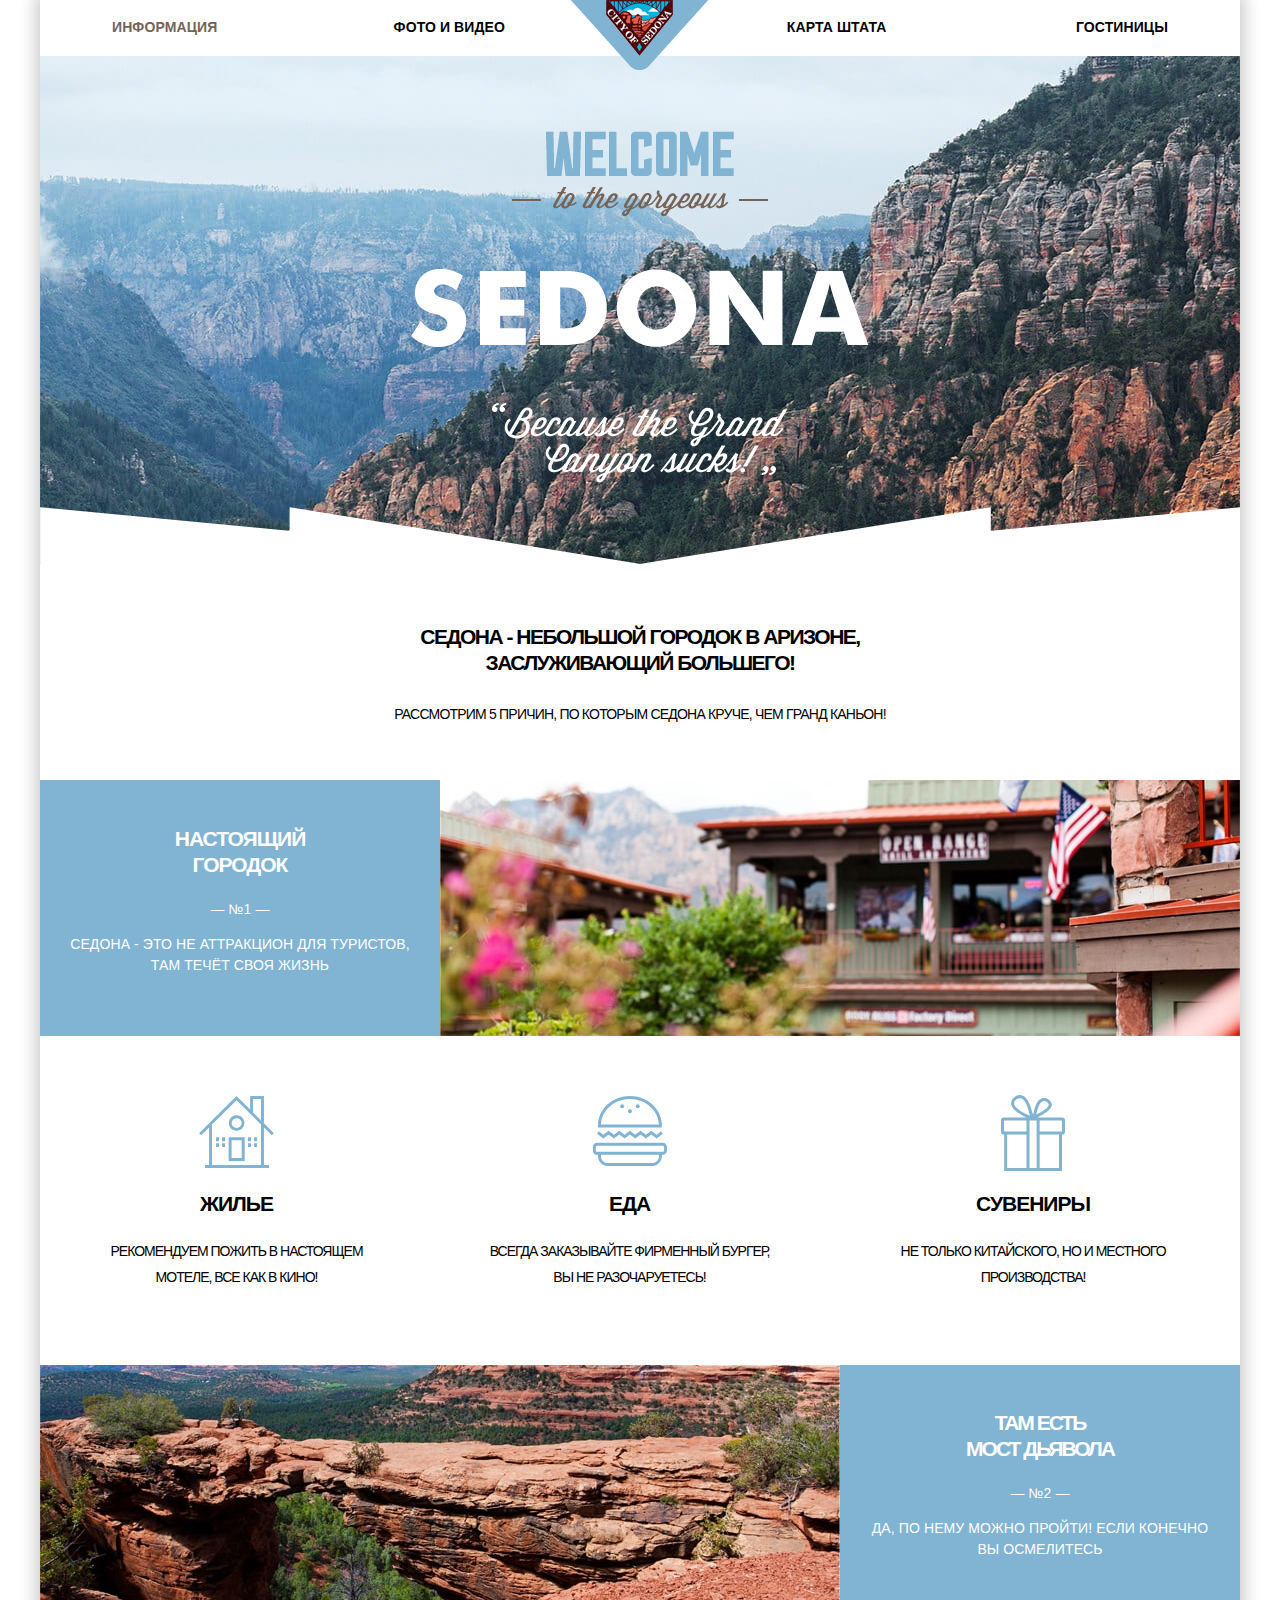
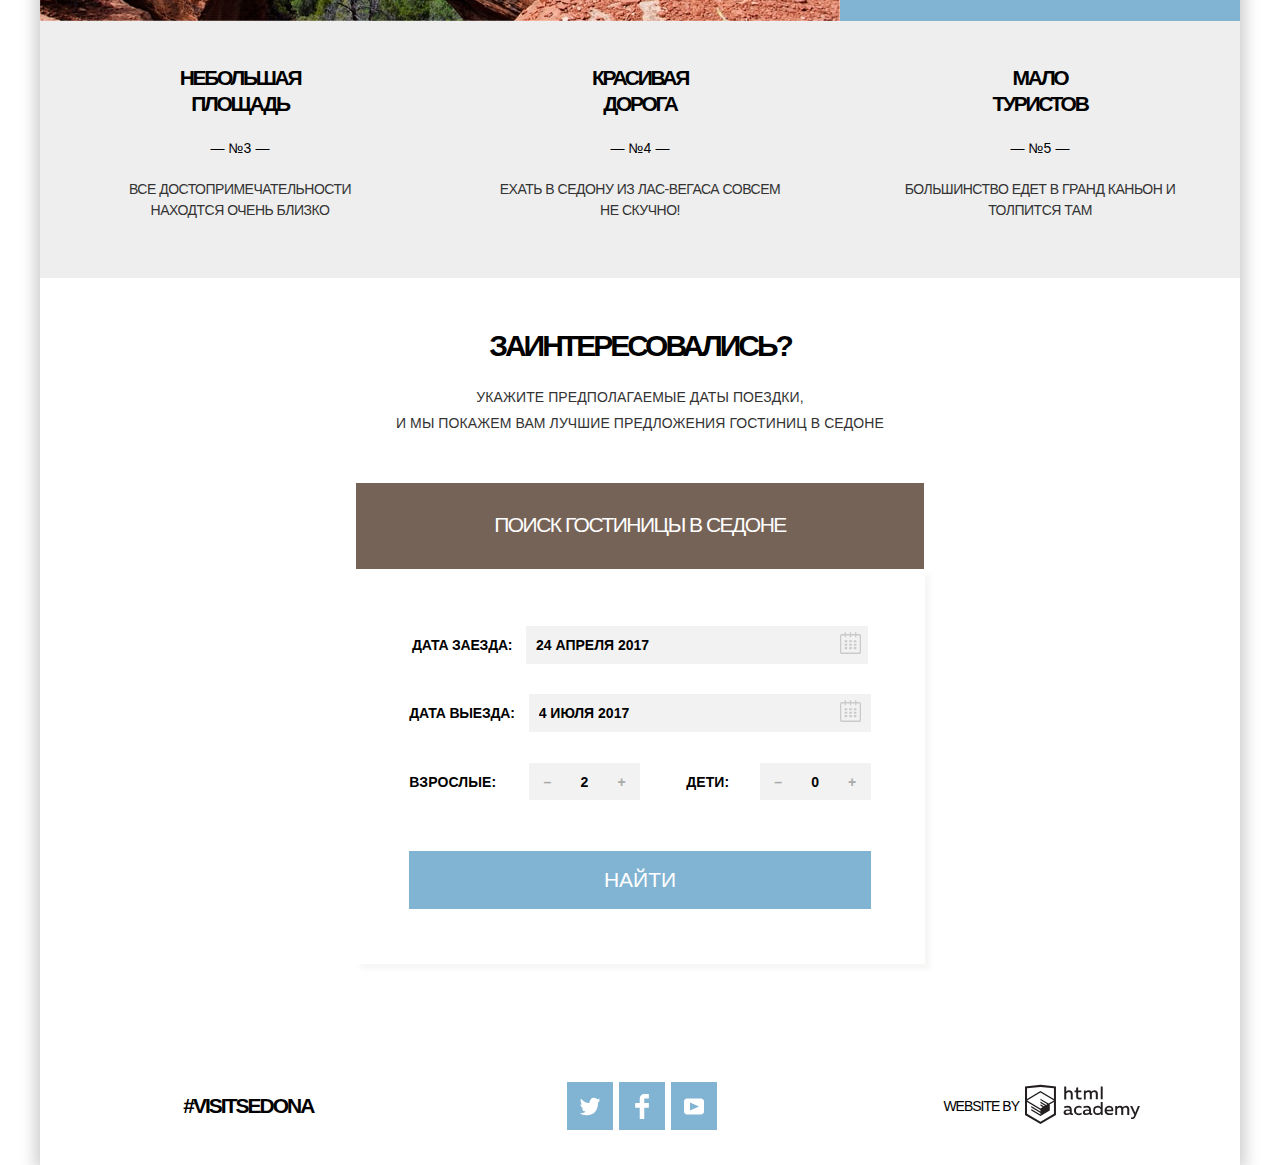
<file: index.html>
<!DOCTYPE html>
<html lang="ru">
<head>
<meta charset="utf-8">
<title>Седона</title>
<link rel="stylesheet" href="css/normalize.css">
<link href="https://fonts.googleapis.com/css?family=PT+Sans:400,700&amp;subset=cyrillic" rel="stylesheet">
<link rel="stylesheet" href="css/style.min.css">
</head>
<body class="wrap">
<header class="main-header">
  <nav class="main-navigation">
	<a class="logo">
	  <img class="index-logo" src="img/content/index-logo.png" width="138" height="70" alt="Логотип туристического города 'Седона' ">
	</a>
	<ul class="site-navigation">
  	  <li><a class="site-navigation-current">Информация</a></li>
  	  <li><a href="gallery.html">Фото и видео</a></li>
  	  <li><a href="map.html">Карта штата</a></li>
  	  <li><a href="hotels.html">Гостиницы</a></li>
	</ul>
  </nav>
</header>
<main class="container">
<section class="intro">
	<h1 class="visually-hidden">Седона</h1>
	<div class="mask"></div>
	<img   src="img/content/welcome-img.png" class="welcome-img" width="458" height="352" alt="Добро пожаловать в безумно красивый туристический город 'Седона' ">
</section>
<section class="reasons">
   <h2 class="title">Седона - небольшой городок в Аризоне,  заслуживающий большего!</h2>
   <p class="footnote">Рассмотрим 5 причин, по которым Седона круче, чем гранд каньон!</p>
   <section class="features">
   <h2 class="visually-hidden">Преимущества нашего прекрасного города</h2>
   <section class="banner">
   <div class="banner-signature">
	  <h3 class="title">Настоящий городок</h3>
	  <span>&#8212; №1 &#8212;</span>
	  <p>Седона - это не аттракцион для туристов, там течёт своя жизнь </p>
   </div>
   <div class="banner-img">
	  <img src="img/content/feature-1.jpg" width="800" height="256" alt="Настоящий городок 'Cедона' ">
   </div>
   </section>
	<ul class="features-list">
	  <li class="feature-item">
	   <h3 class="title">Жилье</h3>
	   <p>Рекомендуем пожить в настоящем мотеле, все как в кино!</p>
	  </li>
	  <li class="feature-item">
	   <h3 class="title">Еда</h3>
	   <p>Всегда заказывайте фирменный бургер, вы не разочаруетесь!</p>
	  </li>
	  <li class="feature-item">
	   <h3 class="title">Сувениры</h3>
	   <p>Не только китайского, но и местного производства!</p>
	  </li>
	</ul>
   </section>
   <section class="reason">
   <h3 class="visually-hidden">Несколько причин, чтобы приехать к нам...</h3>
   <section class="banner">
	<div class="banner-img">
	  <img src="img/content/feature-2.jpg" width="800" height="256" alt="Мост дьявола">
	</div>
	<div class="banner-signature">
	  <h3 class="title">Там есть <br> мост дьявола</h3>
	  <span>&#8212; №2 &#8212;</span>
	  <p>Да, по нему можно пройти! Если конечно  вы осмелитесь</p>
	</div>
   </section>
	<ul class="reasons-list">
		<li class="reason-item">
			<h3 class="title">Небольшая площадь</h3>
	  		<span>&#8212; №3 &#8212;</span>
	  		<p>Все достопримечательности находтся очень близко</p>
	 	</li>
	 	<li class="reason-item">
	  		<h3 class="title">Красивая дорога</h3>
	  		<span>&#8212; №4 &#8212;</span>
	  		<p>Ехать в Седону из Лас-Вегаса совсем не скучно!</p>
	 	</li>
	 	<li class="reason-item">
	  		<h3 class="title">Мало туристов</h3>
	  		<span>&#8212; №5 &#8212;</span>
	  		<p>Большинство едет в Гранд Каньон и толпится там</p>
	 	</li>
	</ul>
   </section>
</section>
<section class="search-form">
   <h3>Заинтересовались?</h3>
   <p>
	Укажите предполагаемые даты поездки,<br> и мы покажем вам лучшие предложения гостиниц в седоне
   </p>
   <button type="button" class="btn-open">поиск гостиницы в седоне</button>
   <section class="modal">
   		<div class="form-wrapper">
			<h2 class="visually-hidden">Поиск гостиницы в Седоне</h2>
			<form class="reservation-form" action="https://echo.htmlacademy.ru" method="post">
			<p class="appointment-item">
		   		<label for ="in">Дата заезда: </label>
		   		<input type="text" id="in" name="in" placeholder="24 апреля 2017" required>
		   		<button class="calendar" type="button">
		    	<svg xmlns="http://www.w3.org/2000/svg" width="21" height="22" viewBox="0 0 21 22"><path d="M19.251 2.025h-2.845V.648c0-.381-.294-.689-.656-.689-.363 0-.656.308-.656.689v1.377h-3.938V.648c0-.381-.294-.689-.655-.689-.363 0-.657.308-.657.689v1.377H5.906V.648c0-.381-.294-.689-.656-.689-.363 0-.657.308-.657.689v1.377H1.75C.784 2.025 0 2.847 0 3.862v16.302C0 21.179.784 22 1.75 22h17.501c.966 0 1.749-.821 1.749-1.836V3.862c0-1.015-.783-1.837-1.749-1.837zm.437 18.139a.448.448 0 0 1-.437.459H1.75a.45.45 0 0 1-.438-.459V3.862a.45.45 0 0 1 .438-.459h2.844v1.378c0 .381.294.689.657.689.362 0 .656-.308.656-.689V3.403h3.938v1.378c0 .381.294.689.657.689.361 0 .655-.308.655-.689V3.403h3.938v1.378c0 .381.293.689.656.689.362 0 .656-.308.656-.689V3.403h2.845c.241 0 .437.206.437.459v16.302z"></path><path d="M4.594 8.225h2.625v2.066H4.594zM4.594 11.668h2.625v2.067H4.594zM4.594 15.112h2.625v2.066H4.594zM9.188 15.112h2.625v2.066H9.188zM9.188 11.668h2.625v2.067H9.188zM9.188 8.225h2.625v2.066H9.188zM13.781 15.112h2.625v2.066h-2.625zM13.781 11.668h2.625v2.067h-2.625zM13.781 8.225h2.625v2.066h-2.625z"></path></svg>
		    	<span class="visually-hidden">Календарь</span>
				</button>
			</p>
			<p class="appointment-item">
		    	<label for="out">Дата выезда:</label>
		    	<input type="text" name="out" id="out" placeholder="4 июля 2017" required>
		    	<button class="calendar" type="button">
		    	<svg xmlns="http://www.w3.org/2000/svg" width="21" height="22" viewBox="0 0 21 22"><path d="M19.251 2.025h-2.845V.648c0-.381-.294-.689-.656-.689-.363 0-.656.308-.656.689v1.377h-3.938V.648c0-.381-.294-.689-.655-.689-.363 0-.657.308-.657.689v1.377H5.906V.648c0-.381-.294-.689-.656-.689-.363 0-.657.308-.657.689v1.377H1.75C.784 2.025 0 2.847 0 3.862v16.302C0 21.179.784 22 1.75 22h17.501c.966 0 1.749-.821 1.749-1.836V3.862c0-1.015-.783-1.837-1.749-1.837zm.437 18.139a.448.448 0 0 1-.437.459H1.75a.45.45 0 0 1-.438-.459V3.862a.45.45 0 0 1 .438-.459h2.844v1.378c0 .381.294.689.657.689.362 0 .656-.308.656-.689V3.403h3.938v1.378c0 .381.294.689.657.689.361 0 .655-.308.655-.689V3.403h3.938v1.378c0 .381.293.689.656.689.362 0 .656-.308.656-.689V3.403h2.845c.241 0 .437.206.437.459v16.302z"></path><path d="M4.594 8.225h2.625v2.066H4.594zM4.594 11.668h2.625v2.067H4.594zM4.594 15.112h2.625v2.066H4.594zM9.188 15.112h2.625v2.066H9.188zM9.188 11.668h2.625v2.067H9.188zM9.188 8.225h2.625v2.066H9.188zM13.781 15.112h2.625v2.066h-2.625zM13.781 11.668h2.625v2.067h-2.625zM13.781 8.225h2.625v2.066h-2.625z"></path></svg>
		    	<span class="visually-hidden">Календарь</span>
				</button>
			</p>
			<div class="persons-wrapper">
				<p class="persons">
					<label for="adults">Взрослые:</label>
				 	<span class="quantity">
					<button class="minus">&#8211;<span class="visually-hidden">Убавить на 1</span></button>
				  	<input type="text" name="adults" id="adults" value="2">	
					<button class="plus">+<span class="visually-hidden">Прибавать на 1</span></button>
					</span>
				</p>
				<p class="persons"> 
				 	<label for="children">Дети:</label>
				 	<span class="quantity">
					 <button class="minus">&#8211;<span class="visually-hidden">Убавить на </span></button>
					<input type="text" name="children" id="children" value="0">	
					 <button class="plus">+<span class="visually-hidden">Прибавать на 1</span></button>
				 	</span>
				</p>
			</div>
			<button class="search" type="submit">Найти</button>
	   		</form>
	    </div>
	</section>
</section>
<section class="map">
	<h1 class="visually-hidden">Месторасположение нашего замечательного города!</h1>
	<iframe src="https://www.google.com/maps/embed?pb=!1m18!1m12!1m3!1d52385.180505982906!2d-111.83015803238298!3d34.85437338102221!2m3!1f0!2f0!3f0!3m2!1i1024!2i768!4f13.1!3m3!1m2!1s0x872da132f942b00d%3A0x5548c523fa6c8efd!2z0KHQtdC00L7QvdCwLCDQkNGA0LjQt9C-0L3QsCA4NjMzNiwg0KHQqNCQ!5e0!3m2!1sru!2sru!4v1502514625695"></iframe>
</section>
</main>
<footer class="main-footer">
	<div class="footer-item hashtag">
		<p>#visitsedona</p>
	</div>
	<ul class="footer-item footer-social">
	<li>
	  	<a href="#" class="social-btn">
	  	<span class="visually-hidden">Твиттер</span>
		<svg xmlns="http://www.w3.org/2000/svg" width="20" height="25" viewBox="0 0 17 15">
		<path fill="#FFF" d="M10.95.144c1.685-.496 2.984.27 3.577 1.179.673-.231 1.331-.481 2.011-.708a2.345 2.345 0 0 1-.857 1.768c.685.17 1.304-.491 1.304-.491-.169 1-1.006 1.788-1.563 2.024-.231 6.75-3.175 11.217-10.077 11.082h-.446c-.41 0-4.164-.46-4.898-1.887 2.271.196 3.893-.422 4.693-1.177-.96-.3-2.679-.477-2.979-2.95.349.106.564.228 1.19.119C1.705 8.247.374 7.53.448 5.33c.285.328 1.067.536 1.34.472C1.085 5.561-.182 2.442.894.85c1.818 1.854 3.735 3.606 7.152 3.773C8.254 2.33 9.183.793 10.95.144z"/></svg>
	  	</a>
	</li>
	<li>
	    <a href="#" class="social-btn">
	    <span class="visually-hidden">Фейсбук</span>
		<svg xmlns="http://www.w3.org/2000/svg" width="20" height="25" viewBox="0 0 12 22">
		<path fill="#FFF" d="M12 4V0H8a4 4 0 0 0-4 4v4H0v4h4v10h4V12h4V8H8V4h4z"/></svg>
	    </a>
	</li>
	<li>
		<a href="#" class="social-btn">
		<span class="visually-hidden">Ютьуб</span>
		<svg xmlns="http://www.w3.org/2000/svg" width="20" height="25" viewBox="0 0 20 16">
		<path fill="#FFF" d="M17 0H3C1.35 0 0 1.35 0 3v10c0 1.65 1.35 3 3 3h14c1.65 0 3-1.35 3-3V3c0-1.65-1.35-3-3-3zM6.027 11.998V4.002L15.014 8l-8.987 3.998z"/></svg>
		</a>
	</li>
	</ul>
	<div class="footer-item copyright">
		<p>website by</p><a class="logo-link" href="https://htmlacademy.ru/intensive/htmlcss">
		<span class="visually-hidden">Логотип Html-Academy, сделано в Питере с любовью!</span>
		<svg id="Layer_1" data-name="Layer 1" xmlns="http://www.w3.org/2000/svg" height="50" width="100"
		viewBox="0 0 108.08 36.85"><title>logo-htmlacademy-small1</title>
		<path d="M44.61,26.88a2,2,0,0,0,.55-0.1v1.33a3.25,3.25,0,0,1-1.18.21,1.67,1.67,0,0,1-1.67-1,4.84,4.84,0,0,1-3.14,1.08c-1.51,0-2.91-.83-2.91-2.55,0-2.13,2-2.79,3.71-2.79a11.08,11.08,0,0,1,2.17.25v-0.3c0-1-.76-1.77-2.19-1.77a7.42,7.42,0,0,0-3,.64v-1.7a10.21,10.21,0,0,1,3.19-.55c2.36,0,3.81,1.12,3.81,3.65v3a0.54,0.54,0,0,0,.49.59h0.17Zm-6.44-1.13A1.35,1.35,0,0,0,39.63,27h0.11a3.39,3.39,0,0,0,2.41-1V24.58a9.72,9.72,0,0,0-1.81-.21c-1,0-2.16.33-2.16,1.38h0Zm12.36-6.11a5,5,0,0,1,2.57.64V22a4.08,4.08,0,0,0-2.3-.7,2.75,2.75,0,1,0,0,5.49,5,5,0,0,0,2.43-.64v1.71a6.27,6.27,0,0,1-2.76.57A4.21,4.21,0,0,1,46,24.51q0-.21,0-0.41a4.32,4.32,0,0,1,4.18-4.46h0.38Zm12.17,7.24a2,2,0,0,0,.55-0.1v1.33a3.25,3.25,0,0,1-1.18.21,1.67,1.67,0,0,1-1.67-1,4.84,4.84,0,0,1-3.14,1.08c-1.51,0-2.91-.83-2.91-2.55,0-2.13,2-2.79,3.71-2.79a11.08,11.08,0,0,1,2.17.25v-0.3c0-1-.76-1.77-2.19-1.77a7.42,7.42,0,0,0-3,.64v-1.7a10.21,10.21,0,0,1,3.19-.55c2.36,0,3.81,1.12,3.81,3.65v3a0.54,0.54,0,0,0,.49.59h0.17Zm-6.44-1.13A1.35,1.35,0,0,0,57.73,27h0.11a3.39,3.39,0,0,0,2.41-1V24.58a9.72,9.72,0,0,0-1.81-.21c-1.06,0-2.16.33-2.16,1.38h0ZM73,16V28.2H71.35V26.88a3.88,3.88,0,0,1-3.19,1.54,4.4,4.4,0,0,1,0-8.78,3.81,3.81,0,0,1,3,1.3V16H73Zm-4.53,5.22a2.76,2.76,0,1,0,0,5.52A2.86,2.86,0,0,0,71.15,25V23A2.91,2.91,0,0,0,68.49,21.27ZM79,19.64c3.31,0,4.46,2.68,3.92,5.09H76.7c0.21,1.5,1.67,2.11,3.19,2.11a6.11,6.11,0,0,0,2.64-.59v1.6a7.14,7.14,0,0,1-3,.57C77,28.42,74.78,27,74.78,24a4.18,4.18,0,0,1,4-4.39H79Zm0.09,1.54a2.28,2.28,0,0,0-2.44,2.1v0.06H81.3A2,2,0,0,0,79.13,21.18Zm5.73,7V19.87h1.65v1a3.81,3.81,0,0,1,2.78-1.27A2.86,2.86,0,0,1,91.89,21a4.12,4.12,0,0,1,2.91-1.33A3.06,3.06,0,0,1,98,23V28.2h-1.9V23.05a1.59,1.59,0,0,0-1.42-1.75H94.42a2.8,2.8,0,0,0-2.07,1.12V28.2h-1.9V23.05A1.59,1.59,0,0,0,89,21.31H88.8a3,3,0,0,0-2.21,1.29v5.63H84.86Zm21.31-8.33h1.9l-3.91,9.46c-0.9,2.17-2.09,2.86-3.35,2.86a4.76,4.76,0,0,1-1.1-.14V30.46a2.86,2.86,0,0,0,.85.12c0.9,0,1.58-.64,2.07-1.9l0.17-.42-4-8.4h2l2.86,6.29ZM38.73,1.46V6.22a3.81,3.81,0,0,1,2.7-1.14,3.25,3.25,0,0,1,3.44,3.4v5.15H43V8.72a1.81,1.81,0,0,0-1.61-2h-0.3a2.93,2.93,0,0,0-2.32,1.39v5.52h-1.9V1.46h1.9ZM49.94,2.31v3h3V6.91h-3v3.81c0,1.1.5,1.46,1.58,1.46a4.49,4.49,0,0,0,1.69-.33v1.6A6.8,6.8,0,0,1,51,13.8a2.55,2.55,0,0,1-2.86-2.74V6.89H46.58V5.26h1.5V2.74Zm5.4,11.31V5.28H57v1A3.81,3.81,0,0,1,59.77,5a2.86,2.86,0,0,1,2.6,1.33A4.12,4.12,0,0,1,65.28,5,3.06,3.06,0,0,1,68.44,8.4v5.21h-1.9V8.46a1.59,1.59,0,0,0-1.42-1.75H64.89a2.8,2.8,0,0,0-2.07,1.12v5.78h-1.9V8.46A1.59,1.59,0,0,0,59.5,6.71H59.27A3,3,0,0,0,57.06,8v5.63H55.34ZM71.17,1.45H73V13.6H71.17V1.45ZM14.71,0H14.55L0,1.54V28.21l14.55,8.66,14.55-8.66V1.54Zm12.5,27.1L14.55,34.64,1.9,27.12V16.18l12.59,7.5V25L5.86,19.9v1.31l8.68,5.21v1.39L5.87,22.65V24l8.68,5.21,8.75-5.24V18.31L27.2,16V27.12Zm0-12.53-3.48,2-1.6,1L14.51,13v1.31L21,18.23H21l-0.14.09-1,.54-5.37-3.2V17l4.24,2.52-1,.67-3.2-1.9v1.31l2.1,1.24L14.5,22.1,2,14.65,14.51,7.11Zm0-1.32L14.49,5.76,1.91,13.25v-10L14.56,1.92,27.21,3.25v10h0Z" transform="translate(0 -0.02)" fill="#231f20"/></svg>
		</a>
	</div>
</footer>

<script src="js/functions.min.js"></script>

</body>
</html>
</file>
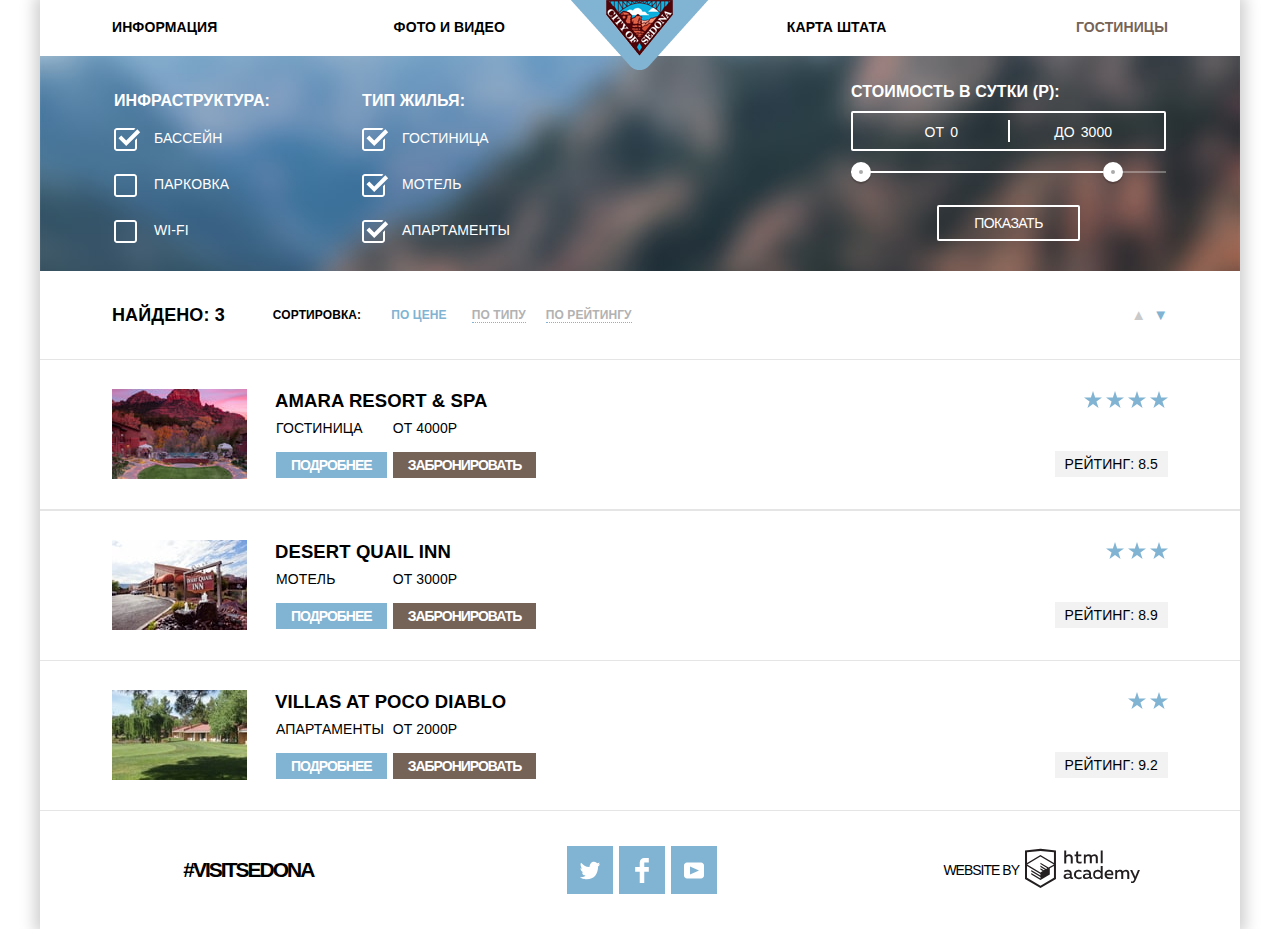
<file: hotels.html>
<!DOCTYPE html>
<html lang="ru">
<head>
<meta charset="UTF-8">
<title>Гостиницы Седоны</title>
<link rel="stylesheet" href="css/normalize.css">
<link href="https://fonts.googleapis.com/css?family=PT+Sans:400,700&amp;subset=cyrillic" rel="stylesheet">
<link rel="stylesheet" href="css/style.min.css">
</head>
<body class="wrap">

<header class="inner-header">
  <nav class="main-navigation">
    <a href="index.html" class="logo">
      <img src="img/content/index-logo.png" width="138" height="70" alt="Логотип туристического города 'Седона' ">
    </a>
	<ul class="site-navigation">
	  <li><a href="index.html">Информация</a></li>
	  <li><a href="gallery.html">Фото и видео</a></li>
	  <li><a href="map.html">Карта штата</a></li>
	  <li><a class="site-navigation-current">Гостиницы</a></li>
	</ul>
  </nav>
</header>

<main class="container">
  <section class="filters">
	<h2 class="visually-hidden">Фильтры для сортировки гостиниц</h2>

	<form  action="http://echo.htmlacademy.ru" method="get" class="filter">

		<fieldset>
		<legend>Инфраструктура:</legend>
		<ul class="filter-list">
		  <li class="filter-option">
			  <input type="checkbox" class="visually-hidden filter-input-checkbox" name="pool" id="pool" checked>
			  <label for="pool">Бассейн</label>
		  </li>
		  <li class="filter-option">
			  <input type="checkbox" class="visually-hidden filter-input-checkbox" name="park-place" id="park-place">
			  <label for="park-place">Парковка</label>
			 
		  </li>
		  <li class="filter-option">
			  <input type="checkbox" class="visually-hidden filter-input-checkbox" name="wi-fi" id="wi-fi">
			  <label for="wi-fi">Wi-fi</label>
		  </li>
		</ul>
		</fieldset>
		<fieldset>
		<legend>Тип жилья:</legend>
		<ul class="filter-list">
		  <li class="filter-option">
			  <input type="checkbox" class="visually-hidden filter-input-checkbox" name="hotels" id="hotels" checked>
			  <label for="hotels">Гостиница</label>
		  </li>
		  <li class="filter-option">
			  <input type="checkbox" class="visually-hidden filter-input-checkbox" name="motels" id="motels" checked>
			  <label for="motels">Мотель</label>
		  </li>
		  <li class="filter-option">
			  <input type="checkbox" class="visually-hidden filter-input-checkbox" name="apartments" id="apartments" checked>
			  <label for="apartments">Апартаменты</label>
		  </li>
		</ul>
		</fieldset>
		<fieldset> 
		  <div class="filter-range">
			  <div class="filter-range-title">Стоимость в сутки (р):</div>
			  <div class="price-controls">
			    <label class="min-price">от <input type="text" name="min-price" placeholder="0"></label>
			    <label class="max-price">до <input type="text" name="max-price" placeholder="3000"></label>
			  </div>
			  <div class="range-controls">
			    <div class="scale">
			      <div class="bar"></div>
			    </div>
			    <div class="range-toggle range-toggle-min"></div>
			    <div class="range-toggle range-toggle-max"></div>
			  </div>
			  <button class="btn-transparent" type="submit">Показать</button>
		  </div>
		</fieldset>
	</form>
  </section>
  <section class="sorting">
  <ul class="sorting-list">
  	<li class="sort-item"><h1 class="sorting-title">Найдено: 3</h1></li>
	<li class="sort-item">Сортировка:</li>
	<li class="sort-item sort-item-current">
		<a href="#">По цене</a>
	</li>
	<li class="sort-item">
		<a href="#">По типу</a>
	</li>
	<li class="sort-item">
		<a href="#">По рейтингу</a>
	</li>
	<li class="sort-item">
		<div class="sort-arrows">
			<button class="arrow-up">&#9650;<span class="visually-hidden">Сортировать по возрастающей цене</span></button>
			<button class="arrow-down">&#9660;<span class="visually-hidden">Сортировать по убывающей цене</span></button>
		</div>
	</li>
  </ul>
  </section>
  <section class="sort-result">
  <h3 class="visually-hidden">Результаты поиска</h3>
  <article class="result">
	<div class="result-img">
	  <a href="catolog-item.html">
	    <img src="img/content/amara.jpg" width="135" height="90" alt="Amara Resort & SPA">
	  </a>
	</div>
	<table class="result-info">
		<caption class="result-title">
			<a href="#">Amara Resort &amp; Spa</a>
		</caption>
			<tr class="result-row-text">
				<td class="result-type">Гостиница</td>
				<td class="result-price">От 4000р</td> 
			</tr>
			<tr class="result-row-buttons">
				<td>
					<a class="about-link" href="#">Подробнее</a>
				</td>
				<td>
					<button type="button" class="booking-btn">Забронировать</button>
				</td>
			</tr>
	</table>
	<div class="result-rait">
	  <span><svg xmlns="http://www.w3.org/2000/svg" width="18" height="17" viewBox="0 0 18 17"><path fill="#81B3D2" d="M9.002 0l2.126 6.494h6.877l-5.564 4.012L14.566 17l-5.564-4.013L3.438 17l2.126-6.494L0 6.494h6.878z"/></svg>
	  <svg xmlns="http://www.w3.org/2000/svg" width="18" height="17" viewBox="0 0 18 17"><path fill="#81B3D2" d="M9.002 0l2.126 6.494h6.877l-5.564 4.012L14.566 17l-5.564-4.013L3.438 17l2.126-6.494L0 6.494h6.878z"/></svg>
	  <svg xmlns="http://www.w3.org/2000/svg" width="18" height="17" viewBox="0 0 18 17"><path fill="#81B3D2" d="M9.002 0l2.126 6.494h6.877l-5.564 4.012L14.566 17l-5.564-4.013L3.438 17l2.126-6.494L0 6.494h6.878z"/></svg>
	  <svg xmlns="http://www.w3.org/2000/svg" width="18" height="17" viewBox="0 0 18 17"><path fill="#81B3D2" d="M9.002 0l2.126 6.494h6.877l-5.564 4.012L14.566 17l-5.564-4.013L3.438 17l2.126-6.494L0 6.494h6.878z"/></svg></span>
	  <p class="rait-num">Рейтинг: 8.5</p>
	</div>
   </article>
   <article class="result">
     <div class="result-img">
	 	<a href="catolog-item.html">
	    	<img src="img/content/desert.jpg" width="135" height="90" alt="Desert Quail Inn">
		</a>
	</div>
	<table class="result-info">
		<caption class="result-title">
			<a href="#">Desert Quail Inn</a>
		</caption>
			<tr class="result-row-text">
				<td class="result-type">Мотель</td>
				<td class="result-price">От 3000р</td> 
			</tr>
			<tr class="result-row-buttons">
				<td>
					<a class="about-link" href="#">Подробнее</a>
				</td>
				<td>
					<button type="button" class="booking-btn">Забронировать</button>
				</td>
			</tr>
	</table>
	<div class="result-rait">
		<span><svg xmlns="http://www.w3.org/2000/svg" width="18" height="17" viewBox="0 0 18 17"><path fill="#81B3D2" d="M9.002 0l2.126 6.494h6.877l-5.564 4.012L14.566 17l-5.564-4.013L3.438 17l2.126-6.494L0 6.494h6.878z"/></svg>
		<svg xmlns="http://www.w3.org/2000/svg" width="18" height="17" viewBox="0 0 18 17"><path fill="#81B3D2" d="M9.002 0l2.126 6.494h6.877l-5.564 4.012L14.566 17l-5.564-4.013L3.438 17l2.126-6.494L0 6.494h6.878z"/></svg>
		<svg xmlns="http://www.w3.org/2000/svg" width="18" height="17" viewBox="0 0 18 17"><path fill="#81B3D2" d="M9.002 0l2.126 6.494h6.877l-5.564 4.012L14.566 17l-5.564-4.013L3.438 17l2.126-6.494L0 6.494h6.878z"/></svg></span>
		<p class="rait-num">Рейтинг: 8.9</p>
	</div>
   </article>
    <article class="result">
	<div class="result-img">
		<a href="catalog-item.html">
			<img src="img/content/villa.jpg" width="135" height="90" alt="Villas at Poco Diablo">
		</a>
	</div>
	<table class="result-info">
		<caption class="result-title">
			<a href="#">Villas at Poco Diablo</a>
		</caption>
			<tr class="result-row-text">
				<td class="result-type">Апартаменты</td>
				<td class="result-price">От 2000р</td> 
			</tr>
			<tr class="result-row-buttons">
				<td>
					<a class="about-link" href="#">Подробнее</a>
				</td>
				<td>
					<button type="button" class="booking-btn">Забронировать</button>
				</td>
			</tr>
	</table>
    <div class="result-rait">
	    <span><svg xmlns="http://www.w3.org/2000/svg" width="18" height="17" viewBox="0 0 18 17"><path fill="#81B3D2" d="M9.002 0l2.126 6.494h6.877l-5.564 4.012L14.566 17l-5.564-4.013L3.438 17l2.126-6.494L0 6.494h6.878z"/></svg>
	    <svg xmlns="http://www.w3.org/2000/svg" width="18" height="17" viewBox="0 0 18 17"><path fill="#81B3D2" d="M9.002 0l2.126 6.494h6.877l-5.564 4.012L14.566 17l-5.564-4.013L3.438 17l2.126-6.494L0 6.494h6.878z"/></svg>
	    </span>
	    <p class="rait-num">Рейтинг: 9.2</p>
	</div>
    </article>
    </section>
</main>

<footer class="main-footer">

<div class="footer-item hashtag">
	<p>#visitsedona</p>
</div>
	<ul class="footer-item footer-social">
	    <li>
		  	<a href="#" class="social-btn">
		  	<span class="visually-hidden">Твиттер</span>
			<svg xmlns="http://www.w3.org/2000/svg" width="20" height="25" viewBox="0 0 17 15">
			<path fill="#FFF" d="M10.95.144c1.685-.496 2.984.27 3.577 1.179.673-.231 1.331-.481 2.011-.708a2.345 2.345 0 0 1-.857 1.768c.685.17 1.304-.491 1.304-.491-.169 1-1.006 1.788-1.563 2.024-.231 6.75-3.175 11.217-10.077 11.082h-.446c-.41 0-4.164-.46-4.898-1.887 2.271.196 3.893-.422 4.693-1.177-.96-.3-2.679-.477-2.979-2.95.349.106.564.228 1.19.119C1.705 8.247.374 7.53.448 5.33c.285.328 1.067.536 1.34.472C1.085 5.561-.182 2.442.894.85c1.818 1.854 3.735 3.606 7.152 3.773C8.254 2.33 9.183.793 10.95.144z"/></svg>
		  	</a></li>
	    <li>
	    	<a href="#" class="social-btn">
	    	<span class="visually-hidden">Фейсбук</span>
			<svg xmlns="http://www.w3.org/2000/svg" width="20" height="25" viewBox="0 0 12 22">
			<path fill="#FFF" d="M12 4V0H8a4 4 0 0 0-4 4v4H0v4h4v10h4V12h4V8H8V4h4z"/></svg>
	    	</a>
	    </li>
	    <li>
		    <a href="#" class="social-btn">
		    <span class="visually-hidden">Ютьуб</span>
			<svg xmlns="http://www.w3.org/2000/svg" width="20" height="25" viewBox="0 0 20 16">
			<path fill="#FFF" d="M17 0H3C1.35 0 0 1.35 0 3v10c0 1.65 1.35 3 3 3h14c1.65 0 3-1.35 3-3V3c0-1.65-1.35-3-3-3zM6.027 11.998V4.002L15.014 8l-8.987 3.998z"/></svg>
		    </a>
		</li>
	</ul>
<div class="footer-item copyright">
	<p>website by</p><a class="logo-link" href="https://htmlacademy.ru/intensive/htmlcss">
	<span class="visually-hidden">Логотип Html-Academy, сделано в Питере с любовью!</span>
	<svg id="Layer_1" data-name="Layer 1" xmlns="http://www.w3.org/2000/svg" height="50" width="100"
		viewBox="0 0 108.08 36.85"><title>logo-htmlacademy-small1</title>
	<path d="M44.61,26.88a2,2,0,0,0,.55-0.1v1.33a3.25,3.25,0,0,1-1.18.21,1.67,1.67,0,0,1-1.67-1,4.84,4.84,0,0,1-3.14,1.08c-1.51,0-2.91-.83-2.91-2.55,0-2.13,2-2.79,3.71-2.79a11.08,11.08,0,0,1,2.17.25v-0.3c0-1-.76-1.77-2.19-1.77a7.42,7.42,0,0,0-3,.64v-1.7a10.21,10.21,0,0,1,3.19-.55c2.36,0,3.81,1.12,3.81,3.65v3a0.54,0.54,0,0,0,.49.59h0.17Zm-6.44-1.13A1.35,1.35,0,0,0,39.63,27h0.11a3.39,3.39,0,0,0,2.41-1V24.58a9.72,9.72,0,0,0-1.81-.21c-1,0-2.16.33-2.16,1.38h0Zm12.36-6.11a5,5,0,0,1,2.57.64V22a4.08,4.08,0,0,0-2.3-.7,2.75,2.75,0,1,0,0,5.49,5,5,0,0,0,2.43-.64v1.71a6.27,6.27,0,0,1-2.76.57A4.21,4.21,0,0,1,46,24.51q0-.21,0-0.41a4.32,4.32,0,0,1,4.18-4.46h0.38Zm12.17,7.24a2,2,0,0,0,.55-0.1v1.33a3.25,3.25,0,0,1-1.18.21,1.67,1.67,0,0,1-1.67-1,4.84,4.84,0,0,1-3.14,1.08c-1.51,0-2.91-.83-2.91-2.55,0-2.13,2-2.79,3.71-2.79a11.08,11.08,0,0,1,2.17.25v-0.3c0-1-.76-1.77-2.19-1.77a7.42,7.42,0,0,0-3,.64v-1.7a10.21,10.21,0,0,1,3.19-.55c2.36,0,3.81,1.12,3.81,3.65v3a0.54,0.54,0,0,0,.49.59h0.17Zm-6.44-1.13A1.35,1.35,0,0,0,57.73,27h0.11a3.39,3.39,0,0,0,2.41-1V24.58a9.72,9.72,0,0,0-1.81-.21c-1.06,0-2.16.33-2.16,1.38h0ZM73,16V28.2H71.35V26.88a3.88,3.88,0,0,1-3.19,1.54,4.4,4.4,0,0,1,0-8.78,3.81,3.81,0,0,1,3,1.3V16H73Zm-4.53,5.22a2.76,2.76,0,1,0,0,5.52A2.86,2.86,0,0,0,71.15,25V23A2.91,2.91,0,0,0,68.49,21.27ZM79,19.64c3.31,0,4.46,2.68,3.92,5.09H76.7c0.21,1.5,1.67,2.11,3.19,2.11a6.11,6.11,0,0,0,2.64-.59v1.6a7.14,7.14,0,0,1-3,.57C77,28.42,74.78,27,74.78,24a4.18,4.18,0,0,1,4-4.39H79Zm0.09,1.54a2.28,2.28,0,0,0-2.44,2.1v0.06H81.3A2,2,0,0,0,79.13,21.18Zm5.73,7V19.87h1.65v1a3.81,3.81,0,0,1,2.78-1.27A2.86,2.86,0,0,1,91.89,21a4.12,4.12,0,0,1,2.91-1.33A3.06,3.06,0,0,1,98,23V28.2h-1.9V23.05a1.59,1.59,0,0,0-1.42-1.75H94.42a2.8,2.8,0,0,0-2.07,1.12V28.2h-1.9V23.05A1.59,1.59,0,0,0,89,21.31H88.8a3,3,0,0,0-2.21,1.29v5.63H84.86Zm21.31-8.33h1.9l-3.91,9.46c-0.9,2.17-2.09,2.86-3.35,2.86a4.76,4.76,0,0,1-1.1-.14V30.46a2.86,2.86,0,0,0,.85.12c0.9,0,1.58-.64,2.07-1.9l0.17-.42-4-8.4h2l2.86,6.29ZM38.73,1.46V6.22a3.81,3.81,0,0,1,2.7-1.14,3.25,3.25,0,0,1,3.44,3.4v5.15H43V8.72a1.81,1.81,0,0,0-1.61-2h-0.3a2.93,2.93,0,0,0-2.32,1.39v5.52h-1.9V1.46h1.9ZM49.94,2.31v3h3V6.91h-3v3.81c0,1.1.5,1.46,1.58,1.46a4.49,4.49,0,0,0,1.69-.33v1.6A6.8,6.8,0,0,1,51,13.8a2.55,2.55,0,0,1-2.86-2.74V6.89H46.58V5.26h1.5V2.74Zm5.4,11.31V5.28H57v1A3.81,3.81,0,0,1,59.77,5a2.86,2.86,0,0,1,2.6,1.33A4.12,4.12,0,0,1,65.28,5,3.06,3.06,0,0,1,68.44,8.4v5.21h-1.9V8.46a1.59,1.59,0,0,0-1.42-1.75H64.89a2.8,2.8,0,0,0-2.07,1.12v5.78h-1.9V8.46A1.59,1.59,0,0,0,59.5,6.71H59.27A3,3,0,0,0,57.06,8v5.63H55.34ZM71.17,1.45H73V13.6H71.17V1.45ZM14.71,0H14.55L0,1.54V28.21l14.55,8.66,14.55-8.66V1.54Zm12.5,27.1L14.55,34.64,1.9,27.12V16.18l12.59,7.5V25L5.86,19.9v1.31l8.68,5.21v1.39L5.87,22.65V24l8.68,5.21,8.75-5.24V18.31L27.2,16V27.12Zm0-12.53-3.48,2-1.6,1L14.51,13v1.31L21,18.23H21l-0.14.09-1,.54-5.37-3.2V17l4.24,2.52-1,.67-3.2-1.9v1.31l2.1,1.24L14.5,22.1,2,14.65,14.51,7.11Zm0-1.32L14.49,5.76,1.91,13.25v-10L14.56,1.92,27.21,3.25v10h0Z" transform="translate(0 -0.02)" fill="#231f20"/></svg>
	</a>
</div>
</footer>
</body>
</html>
</file>
<file: css/style.min.css>
a,body{color:#000}.logo,.modal{transform:translateX(-50%)}html{font-size:10px}body{margin:0;padding:0;font-family:PTSans,Arial,sans-serif;font-size:1.4rem;font-weight:400;line-height:2.6rem;text-transform:uppercase;letter-spacing:.1px}a{text-decoration:none}.wrap{width:120rem;margin:0 auto;box-shadow:0 0 1.5rem .5rem rgba(0,0,0,.2)}.container{display:-webkit-flex;display:-moz-flex;display:-ms-flex;display:-o-flex;display:flex;-webkit-flex-direction:column;-moz-flex-direction:column;-ms-flex-direction:column;-o-flex-direction:column;flex-direction:column;text-align:center}.banner,.site-navigation{display:-webkit-flex;display:-moz-flex;display:-ms-flex;display:-o-flex}.visually-hidden:not(:focus):not(:active),input[type=checkbox].visually-hidden,input[type=radio].visually-hidden{position:absolute;width:1px;height:1px;margin:-1px;border:0;padding:0;white-space:nowrap;clip-path:inset(100%);clip:rect(0 0 0 0);overflow:hidden}.main-navigation{position:relative;font-weight:700}.logo{position:absolute;left:50%}.site-navigation{display:flex;justify-content:space-between;align-items:center;-webkit-flex-wrap:wrap;-moz-flex-wrap:wrap;-ms-flex-wrap:wrap;-o-flex-wrap:wrap;flex-wrap:wrap;padding:0 7.2rem;margin:0;list-style:none;background-color:#fff}.site-navigation li{padding-top:1.4rem;padding-bottom:1.6rem;width:20%}.site-navigation li:nth-child(n+3){text-align:right}.site-navigation a{font-size:14px;line-height:26px;font-weight:700;color:#000}.site-navigation a:focus,.site-navigation a:hover{color:#81b3d2}.site-navigation a:active{color:#cacaca}.site-navigation .site-navigation-current{color:#766357}.intro{min-height:50.8rem;display:flex;background:url(../img/backgrounds/index-bg.jpg) 0 -56px no-repeat #81b3d2;background-size:cover;margin-bottom:4.3rem}.mask{position:relative}.intro .mask::before{content:"";position:absolute;bottom:0;left:0;display:block;width:120rem;height:5.7rem;background:url(../img/backgrounds/index-mask.png) bottom left no-repeat}.welcome-img{display:block;width:45.8rem;height:35.2rem;margin:7.5rem auto 0}.title{font-size:2.1rem;font-weight:700;line-height:2.6rem;letter-spacing:-1px}.banner-signature,.reason-item{font-size:1.4rem;line-height:2.1rem}.reasons>.title{margin-bottom:2.5rem;padding:0 30rem;letter-spacing:-1.5px}.footnote{margin-bottom:5.3rem;letter-spacing:-.8px}.banner{margin-bottom:0;display:flex;justify-content:center;align-items:center}.features-list,.reasons-list{display:-webkit-flex;display:-moz-flex;display:-ms-flex;display:-o-flex;list-style:none}div.banner:first-child{margin-bottom:4.4rem}.banner-signature{flex-grow:1;flex-basis:40rem;padding:2.5rem 3rem 4.6rem;color:#fff;background-color:#81b3d2;vertical-align:top}.title{padding:0 10rem}.banner-signature:nth-child(2){padding-bottom:4.7rem;padding-top:4.5rem}.banner-signature:nth-child(2) .title{margin-top:0;padding:0;letter-spacing:-2px}.banner .banner-img img{flex-grow:2;height:100%;margin:0;flex-basis:40rem;vertical-align:top}.features{padding-bottom:4.7rem}.features-list{display:flex;justify-content:space-around;-webkit-flex-wrap:wrap;-moz-flex-wrap:wrap;-ms-flex-wrap:wrap;-o-flex-wrap:wrap;flex-wrap:wrap;padding:0}.feature-item{flex-grow:1;flex-basis:15.6rem;padding:11.3rem 5rem 0;letter-spacing:-1px}.feature-item h3{margin-top:2.8rem}.feature-item:first-child{background:url(../img/icons/icon-1.svg) 50% 25% no-repeat}.feature-item:nth-child(2){background:url(../img/icons/icon-3.svg) 50% 25% no-repeat}.feature-item:last-child{background:url(../img/icons/icon-2.svg) 50% 25% no-repeat}.reason{background-color:#eee}.reasons-list{display:flex;justify-content:space-around;-ms-align-items:center;align-items:center;-webkit-flex-wrap:wrap;-moz-flex-wrap:wrap;-ms-flex-wrap:wrap;-o-flex-wrap:wrap;flex-wrap:wrap;padding:0}.form-wrapper,.modal{display:-webkit-flex;display:-moz-flex;display:-ms-flex;display:-o-flex}.reason-item{flex-grow:1;flex-basis:18rem;padding:2.5rem 5.5rem 4.3rem}.reason-item h3{margin-top:.5rem;letter-spacing:-2.3px;padding:0 7rem}.reason-item p{color:#333;margin-top:2rem;letter-spacing:-.5px}.search-form{position:relative;border-top:1px solid transparent;padding-top:1.9rem;text-align:center}.search-form h3{font-size:3rem;line-height:3.6rem;font-weight:700;margin:1.6rem 0 0;letter-spacing:-3px}.btn-open,.search{line-height:2.6rem;font-size:2.1rem;text-transform:uppercase}.search-form>p{margin-top:2rem;margin-bottom:4.7rem;color:#333}.btn-open{border:none;padding:2.9rem 13.8rem 3.1rem;color:#fff;background-color:#766357;z-index:2;letter-spacing:-1.5px}.btn-open:hover{background-color:#604e43}.btn-open:focus{background-color:#503e33;color:#857871}.modal{opacity:1;position:absolute;left:50%;display:flex;width:57rem;text-align:center;background-color:#fff;box-shadow:.5rem .5rem .5rem 0 rgba(225,224,222,.3);z-index:1}.modal-hide{opacity:0}.form-wrapper{display:flex;-webkit-flex-direction:column;-moz-flex-direction:column;-ms-flex-direction:column;-o-flex-direction:column;flex-direction:column;max-width:56.7rem;margin:0 auto}.persons,.persons-wrapper{display:-webkit-flex;display:-moz-flex;display:-ms-flex;display:-o-flex}.reservation-form{padding-top:4.3rem;padding-bottom:5.5rem}.reservation-form label{cursor:pointer;font-weight:700}.appointment-item{position:relative;margin-bottom:3rem}.appointment-item label{margin-right:1rem;letter-spacing:-.2px}.appointment-item input{width:33rem;height:3.6rem;padding-left:1rem;border:none;color:#000;font-weight:700;text-transform:uppercase;background-color:#f2f2f2}.appointment-item input:hover{background-color:#ebebeb}.appointment-item input:focus{background-color:#fff}::-webkit-input-placeholder{font-family:PTSans,Arial,sans-serif;color:#000}::-moz-placeholder{font-family:PTSans,Arial,sans-serif;color:#000}:-moz-placeholder{font-family:PTSans,Arial,sans-serif;color:#000}:-ms-input-placeholder{font-family:PTSans,Arial,sans-serif;color:#000}.calendar{position:absolute;right:4px;bottom:6px;fill:#cacaca;background-color:transparent;border:none;cursor:pointer}.filter-input-checkbox,.main-footer,.map{position:relative}.calendar:focus,.calendar:hover{fill:#000;outline:0}.calendar:active{fill:#81b3d2;outline:0}.persons-wrapper{height:3.9rem;display:flex;justify-content:space-between;align-items:center;margin:.3rem 0 3rem}.minus,.plus,.quantity input{width:3.7rem;height:3.7rem;text-align:center;border:none;padding:0;font-weight:700;background-color:#f2f2f2}.minus,.plus{color:#a9a9a9}.minus:active,.minus:hover,.plus:active,.plus:hover{color:#000}.minus:active,.plus:active{color:#81b3d2}.minus:hover,.plus:hover,.quantity input:hover{background-color:#ebebeb}.quantity input:focus{background-color:#fff}.persons{width:50%;display:flex;justify-content:space-between;align-items:center}.main-footer,.quantity{display:-webkit-flex;display:-moz-flex;display:-ms-flex;display:-o-flex}.hashtag,.quantity{justify-content:center}.persons:last-child{width:40%}.map iframe,.search{width:100%;border:none}.quantity{display:flex;align-items:center}.search{display:block;padding:1.6rem 0;margin-top:5rem;color:#fff;background-color:#81b3d2}.search:hover{background-color:#669ec0}.search:focus{color:#88b6d1;background-color:#5496bd}.map{min-height:47rem;min-width:120rem}.map iframe{height:47rem}.main-footer{bottom:0;display:flex;justify-content:space-around;align-items:center;padding:2.1rem 0;flex-basis:40rem}.footer-social,.hashtag{display:-webkit-flex;display:-moz-flex;display:-ms-flex;display:-o-flex}.footer-item{flex-grow:1;flex-basis:40rem}.hashtag{display:flex;align-items:center;padding-left:1rem;font-size:2.1rem;font-weight:700}.filter-range-title,.filters legend{font-size:1.6rem;line-height:2.1rem;text-align:left}.hashtag p{margin:0;letter-spacing:-2px}.footer-social{display:flex;justify-content:center;align-items:center;-webkit-flex-wrap:wrap;-moz-flex-wrap:wrap;-ms-flex-wrap:wrap;-o-flex-wrap:wrap;flex-wrap:wrap;padding-left:0;list-style:none}.copyright,.social-btn{display:-webkit-flex;display:-moz-flex;display:-ms-flex;display:-o-flex}.social-btn{display:flex;justify-content:center;-ms-align-items:center;align-items:center;-webkit-flex-wrap:wrap;-moz-flex-wrap:wrap;-ms-flex-wrap:wrap;-o-flex-wrap:wrap;flex-wrap:wrap;width:4.6rem;height:4.8rem;margin-right:.6rem;background-color:#81b3d2}.social-btn:focus,.social-btn:hover{background-color:#669ec0}.social-btn:active{background-color:#5496bd}.social-btn path:active{fill:#88b6d1}.copyright{display:flex;justify-content:center}.filters form,.sorting-list{display:-webkit-flex;display:-moz-flex;display:-ms-flex;display:-o-flex}.copyright p{margin-right:.6rem;letter-spacing:-1px}.logo-link svg{width:11.5rem;height:4.1rem}.logo-link{margin-top:auto}.logo-link path:focus,.logo-link path:hover{fill:#81b3d2}.logo-link path:active{fill:#bdbbbc}.filters form{background:url(../img/backgrounds/hotel-bg.jpg) 50% 18% no-repeat #00BFFF;-webkit-background-size:cover;background-size:cover;display:flex;justify-content:space-around;align-items:center;padding:2.5rem 7.2rem 0}.filter fieldset{padding:0}.filter-option{margin-bottom:2rem}.filter-option label{position:relative;padding-left:4rem;cursor:pointer;color:#fff}.filter-input-checkbox+label::after,.filter-input-checkbox:checked+label::after{position:absolute;top:-2px;left:0;display:block;height:2.3rem;content:""}.filter-option label:focus{outline:solid 1px}.arrow-down:focus,.arrow-up:focus,.price-controls input[type=text]:focus{outline:0}.filter-input-checkbox+label::after{width:2.3rem;background-image:url(../img/icons/checkbox-off.svg)}.filter-input-checkbox:checked+label::after{width:2.7rem;background-image:url(../img/icons/checkbox-on.svg)}.filters legend{font-weight:700;color:#fff}.filters fieldset{border:none}.filters fieldset:nth-child(2){margin-right:auto;margin-left:9rem}.filter-list{padding:0;text-align:left;list-style:none}.filter-range{width:31.5rem;margin-bottom:3rem;color:#fff;text-transform:uppercase}.filter-range-title{margin-bottom:.9rem;font-weight:600}.price-controls{position:relative;height:3.6rem;margin-bottom:2rem;font-size:0;border:2px solid #fff;border-radius:2px}.price-controls::after{content:"";position:absolute;top:50%;left:50%;width:.2rem;height:2.2rem;background:#fff;transform:translate(-50%,-50%)}.price-controls label{display:inline-block;font-size:1.4rem;line-height:3.8rem;vertical-align:top;cursor:pointer}.min-price label{padding-left:0}.price-controls .max-price,.price-controls .min-price{width:9rem;padding-left:4rem}.price-controls input{width:5rem;margin:0;color:inherit;font:1.4rem/2.1rem PTSans,sans-serif;background:0 0;border:none}.price-controls input::-webkit-input-placeholder{color:#fff}.price-controls input::-moz-placeholder{color:#fff;opacity:1}.price-controls input:-ms-input-placeholder{color:#fff}.range-controls{position:relative;margin-bottom:3.2rem}.range-controls .scale{height:.2rem;background:rgba(255,255,255,.3)}.range-controls .bar{width:80%;height:.2rem;background:#fff}.range-toggle{position:absolute;top:-9px;width:.4rem;height:.4rem;background:#ababab;border:8px solid #fff;border-radius:50%;box-shadow:0 2px 1px 0 rgba(0,1,1,.2);cursor:pointer}.range-toggle:hover{background:#1c4f80}.range-toggle-min{left:0}.range-toggle-max{left:80%}.btn-transparent{display:block;margin:0 auto;padding:.6rem 3.5rem;font-size:1.4rem;line-height:2rem;color:#fff;text-transform:uppercase;background:0 0;border:2px solid #fff;border-radius:2px;cursor:pointer;outline:0;letter-spacing:-.5px}.sort-item,.sort-item a{font-size:1.2rem;line-height:1.8rem;font-weight:700}.btn-transparent:focus,.btn-transparent:hover{color:#000;background:#fff}.sorting-list{display:flex;padding:3.5rem 7.2rem;margin:0;flex-basis:auto;list-style:none}.result,.sort-arrows{display:-webkit-flex;display:-moz-flex;display:-ms-flex;display:-o-flex}.sort-item a{color:#b2b2b2;border-bottom:1px dotted #81b3d2}.sort-item a:focus,.sort-item-current a{color:#81b3d2;border:0}.sort-item a:focus,.sort-item a:hover{color:#81b3d2}.sort-item:first-child{margin-right:4.8rem}.sort-item:nth-child(2){margin-right:3rem}.sort-item:nth-child(3){margin-right:2.5rem}.sort-item:nth-child(4){margin-right:2rem}.sort-item:last-child{margin-left:auto}button[class^=arrow]{border:none;padding:0;color:#cacaca;font-size:1.5rem;background-color:transparent;cursor:pointer}.result,.result:first-child{border-top:1px solid #e5e5e5}.result:first-child,.result:last-child,.result:nth-child(2){border-bottom:1px solid #e5e5e5}button[class^=arrow]:focus,button[class^=arrow]:hover{color:#000}.result-title a:focus,.result-title a:hover,button[class^=arrow]:active{color:#81b3d2}.sort-arrows{display:flex;justify-content:center}button.arrow-down{margin-left:.7rem;color:#81b3d2}.result-title,.sorting-title{margin:0}.sorting-title{max-width:120px;font-size:1.8rem}.result{display:flex;-ms-align-items:center;align-items:center;padding:2.8rem 7.2rem 3rem}.result-img{height:9rem;margin-right:2.8rem}.result-img img{height:100%}.result-info{border-collapse:collapse}.result-title{font-size:1.85rem;line-height:2.6rem;font-weight:700;text-align:left}.result-row-text td{text-align:left;padding-bottom:1rem}.about-link,.booking-btn{padding:.5rem 1.5rem;font-weight:700;letter-spacing:-1px}.result-title a:active{color:#c7c7c7}.about-link{margin-right:.4rem;color:#fff;text-align:center;background-color:#81b3d2}.about-link:focus,.about-link:hover{background-color:#669ec0}.about-link:active{color:#88b6d1;background-color:#5496bd}.booking-btn{border:none;color:#fff;text-transform:uppercase;background-color:#766357;cursor:pointer}.booking-btn:focus,.booking-btn:hover{background-color:#604e43}.booking-btn:active{color:#857871;background-color:#503e33}.result-rait{margin-left:auto;display:-webkit-flex;display:-moz-flex;display:-ms-flex;display:-o-flex;display:flex;flex-direction:column;justify-content:space-between;text-align:right}.rait-num{background-color:#f2f2f2;padding:0 1rem;margin-bottom:0;margin-top:3.5rem}
</file>
